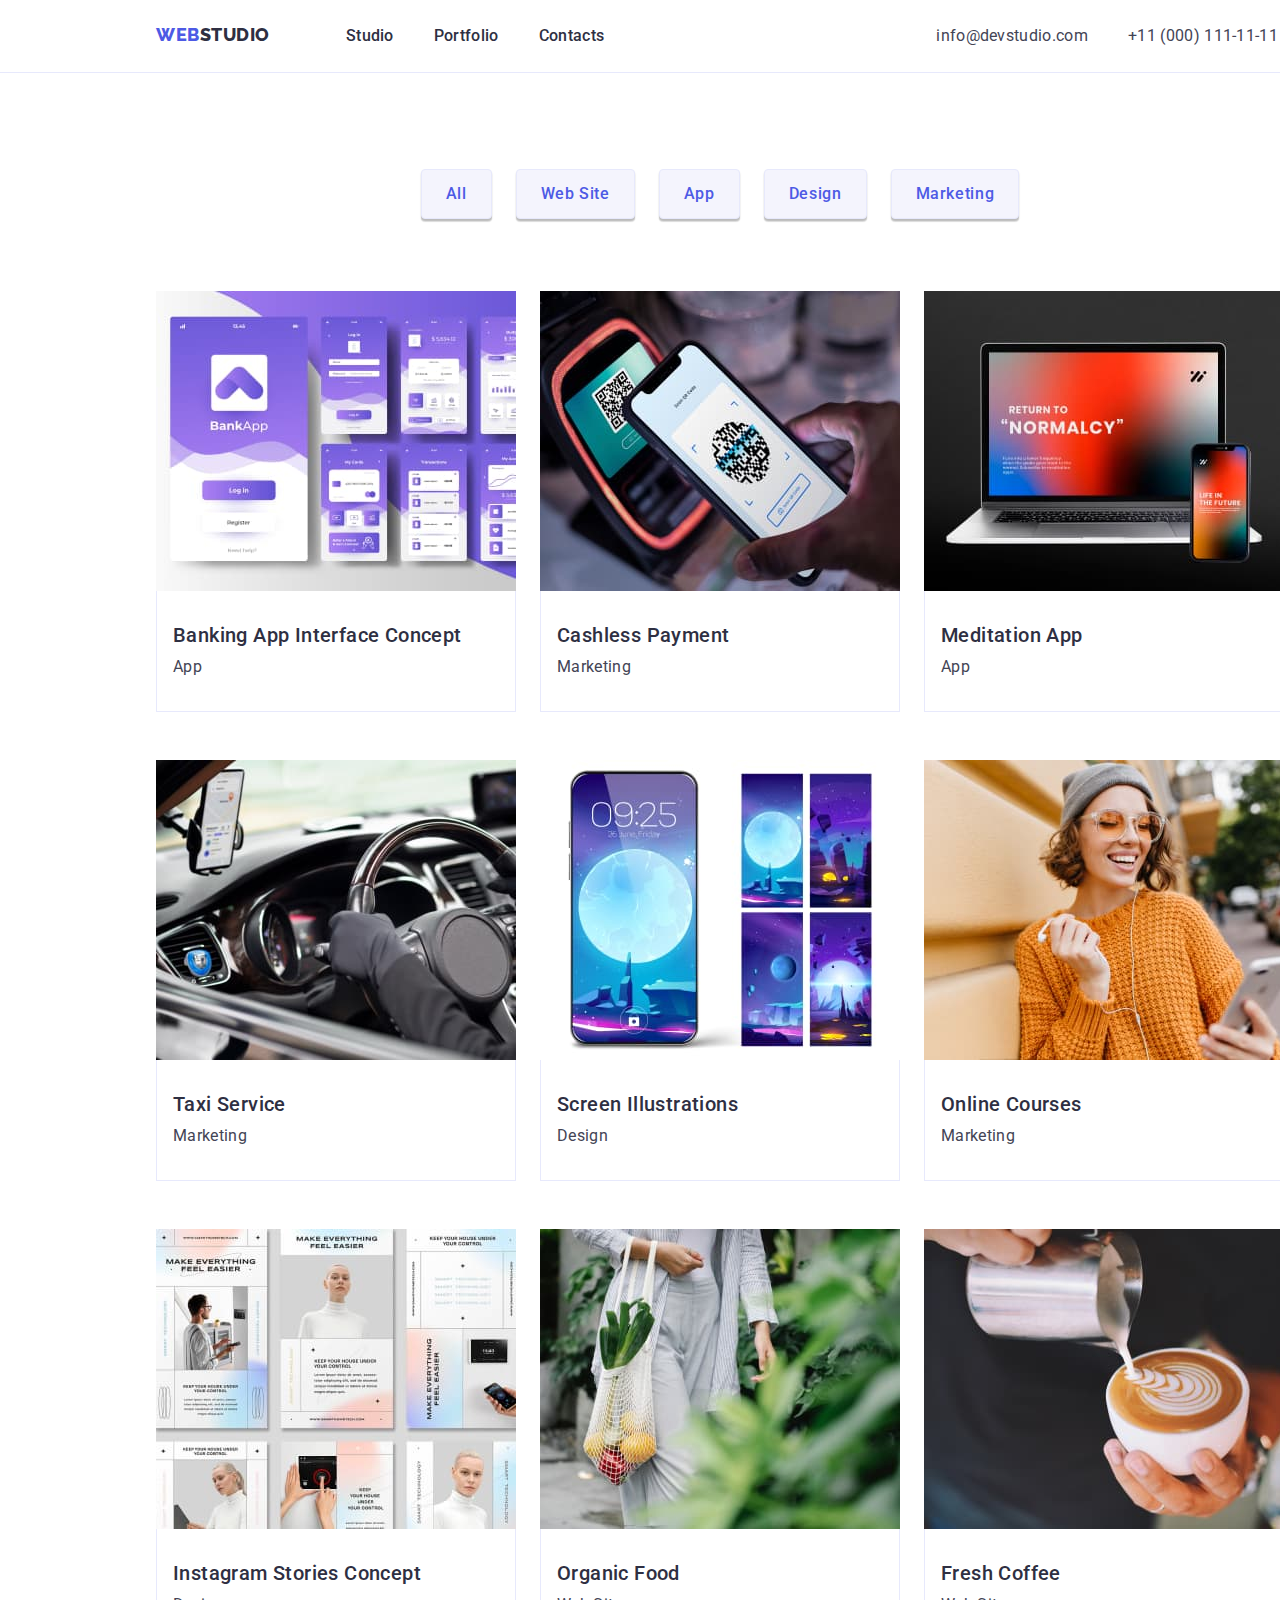
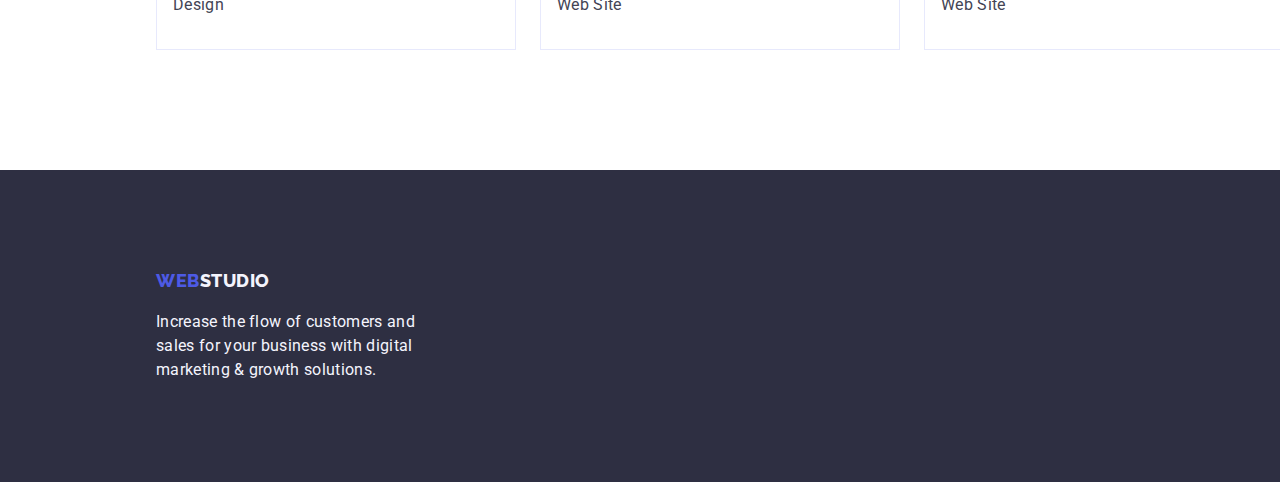
<file: portfolio.html>
<!DOCTYPE html>
<html lang="en">
  <head>
    <meta charset="utf-8" />
    <title>Portfolio</title>
    <link rel="preconnect" href="https://fonts.googleapis.com" />
    <link rel="preconnect" href="https://fonts.gstatic.com" crossorigin />
    <link
      href="https://fonts.googleapis.com/css2?family=Raleway:wght@800&family=Roboto:wght@400;500;700;900&display=swap"
      rel="stylesheet"
    />
    <link
      rel="stylesheet"
      href="https://cdn.jsdelivr.net/npm/modern-normalize@2.0.0/modern-normalize.min.css"
    />
    <link rel="stylesheet" href="./css/styles.css" />
  </head>
  <body class="body-text">
    <div class="container">
      <header class="header">
        <div class="header-container container">
          <nav class="nav-menu">
            <a class="link logo" href="./index.html"
              >Web<span class="dark-logo">Studio</span></a
            >
            <ul class="header-list list">
              <li>
                <a class="header-links link" href="./index.html">Studio</a>
              </li>
              <li>
                <a class="header-links link" href="./portfolio.html"
                  >Portfolio</a
                >
              </li>
              <li><a class="header-links link" href="">Contacts</a></li>
            </ul>
          </nav>
          <address class="adress-list">
            <ul class="list adress-list-ul">
              <li>
                <a class="header-contacts link" href="mailto:info@devstudio.com"
                  >info@devstudio.com</a
                >
              </li>
              <li>
                <a class="header-contacts link" href="tel:+110001111111"
                  >+11 (000) 111-11-11</a
                >
              </li>
            </ul>
          </address>
        </div>
      </header>
      <main>
        <section class="main-section">
          <!-- Filters -->
          <div class="container">
            <h1 class="visually-hidden">Filters</h1>
            <ul class="list button-list">
              <li><button class="filter-button" type="button">All</button></li>
              <li>
                <button class="filter-button" type="button">Web Site</button>
              </li>
              <li><button class="filter-button" type="button">App</button></li>
              <li>
                <button class="filter-button" type="button">Design</button>
              </li>
              <li>
                <button class="filter-button" type="button">Marketing</button>
              </li>
            </ul>
            <!-- Project cards -->
            <ul class="list project-cards-list">
              <li class="project-cards-item">
                <a class="link" href="">
                  <img
                    src="./images/img-8.jpg"
                    width="360"
                    height="300"
                    alt="App"
                  />
                  <div class="project-cards-text-item">
                    <h2 class="project-cards-titles">
                      Banking App Interface Concept
                    </h2>
                    <p class="project-cards-text">App</p>
                  </div>
                </a>
              </li>
              <li class="project-cards-item">
                <a class="link" href="">
                  <img
                    src="./images/img-9.jpg"
                    width="360"
                    height="300"
                    alt="Cashless Payment"
                  />
                  <div class="project-cards-text-item">
                    <h2 class="project-cards-titles">Cashless Payment</h2>
                    <p class="project-cards-text">Marketing</p>
                  </div>
                </a>
              </li>
              <li class="project-cards-item">
                <a class="link" href="">
                  <img
                    src="./images/img-10.jpg"
                    width="360"
                    height="300"
                    alt="Meditation"
                  />
                  <div class="project-cards-text-item">
                    <h2 class="project-cards-titles">Meditation App</h2>
                    <p class="project-cards-text">App</p>
                  </div>
                </a>
              </li>
              <li class="project-cards-item">
                <a class="link" href="">
                  <img
                    src="./images/img-11.jpg"
                    width="360"
                    height="300"
                    alt="Taxi"
                  />
                  <div class="project-cards-text-item">
                    <h2 class="project-cards-titles">Taxi Service</h2>
                    <p class="project-cards-text">Marketing</p>
                  </div>
                </a>
              </li>
              <li class="project-cards-item">
                <a class="link" href="">
                  <img
                    src="./images/img-12.jpg"
                    width="360"
                    height="300"
                    alt="Illustrations"
                  />
                  <div class="project-cards-text-item">
                    <h2 class="project-cards-titles">Screen Illustrations</h2>
                    <p class="project-cards-text">Design</p>
                  </div>
                </a>
              </li>
              <li class="project-cards-item">
                <a class="link" href="">
                  <img
                    src="./images/img-13.jpg"
                    width="360"
                    height="300"
                    alt="Studying"
                  />
                  <div class="project-cards-text-item">
                    <h2 class="project-cards-titles">Online Courses</h2>
                    <p class="project-cards-text">Marketing</p>
                  </div>
                </a>
              </li>
              <li class="project-cards-item">
                <a class="link" href="">
                  <img
                    src="./images/img-14.jpg"
                    width="360"
                    height="300"
                    alt="instagram Stories Concept"
                  />
                  <div class="project-cards-text-item">
                    <h2 class="project-cards-titles">
                      Instagram Stories Concept
                    </h2>
                    <p class="project-cards-text">Design</p>
                  </div>
                </a>
              </li>
              <li class="project-cards-item">
                <a class="link" href="">
                  <img
                    src="./images/img-15.jpg"
                    width="360"
                    height="300"
                    alt="Organic Food"
                  />
                  <div class="project-cards-text-item">
                    <h2 class="project-cards-titles">Organic Food</h2>
                    <p class="project-cards-text">Web Site</p>
                  </div>
                </a>
              </li>
              <li class="project-cards-item">
                <a class="link" href="">
                  <img
                    src="./images/img-16.jpg"
                    width="360"
                    height="300"
                    alt="cofee"
                  />
                  <div class="project-cards-text-item">
                    <h2 class="project-cards-titles">Fresh Coffee</h2>
                    <p class="project-cards-text">Web Site</p>
                  </div>
                </a>
              </li>
            </ul>
          </div>
        </section>
      </main>
      <footer class="footer-background">
        <div class="container footer-container">
          <a class="link logo footer-logo" href="./index.html"
            >Web<span class="light-logo">Studio</span></a
          >
          <p class="footer-text">
            Increase the flow of customers and sales for your business with
            digital marketing & growth solutions.
          </p>
        </div>
      </footer>
    </div>
  </body>
</html>
</file>
<file: css/styles.css>
body {
  font-family: "Roboto", sans-serif;
  background-color: var(--classic-white-color);
  color: var(--slatecolor);
}
h1,
h2,
h3,
h4,
h5,
h6,
p,
ul,
ol {
  margin: 0;
}
* {
  box-sizing: border-box;
}
img {
  display: block;
}
ul,
ol {
  margin-top: 0;
  margin-bottom: 0;
  padding-left: 0;
}
.visually-hidden {
  position: absolute;
  width: 1px;
  height: 1px;
  margin: -1px;
  border: 0;
  padding: 0;

  white-space: nowrap;
  clip-path: inset(100%);
  clip: rect(0 0 0 0);
  overflow: hidden;
}
:root {
  --bluecolor: #4d5ae5;
  --slatecolor: #434455;
  --whitecolor: #f4f4fd;
  --button-border-color: #e7e9fc;
  --link-color: #404bbf;
  --classic-white-color: #ffffff;
  --dark-blue-color: #2e2f42;
}
/* Header */
.header {
  border-bottom: 1px solid var(--button-border-color);
}
.container {
  margin: 0 auto;
  width: 1440px;
  padding: 0 auto;
}
.nav-menu {
  display: flex;
  align-items: center;
  margin-left: 156px;
}
.header-container {
  display: flex;
  height: 72px;
  align-items: center;
  flex-shrink: 0;
}
.header-list {
  display: flex;
  gap: 40px;
}
.logo {
  font-family: "Raleway", sans-serif;
  font-style: normal;
  font-weight: 800;
  font-size: 18px;
  line-height: 1.17;
  letter-spacing: 0.03em;
  text-transform: uppercase;
  color: var(--bluecolor);
  display: inline-flex;
  height: 24px;
  margin-right: 76px;
}
.link {
  text-decoration: none;
}
.dark-logo {
  color: var(--dark-blue-color);
}
.header-links {
  font-style: normal;
  font-weight: 500;
  font-size: 16px;
  line-height: 24px;
  letter-spacing: 0.02em;
  color: #2e2f42;
  text-decoration: none;
  display: inline-flex;
  align-items: flex-start;
  padding: 24px 0;
}
.header-links:hover,
.header-links:focus {
  color: var(--link-color);
}
.header-contacts {
  font-family: "Roboto";
  font-style: normal;
  font-weight: 400;
  font-size: 16px;
  line-height: 1.5;
  letter-spacing: 0.02em;
  color: var(--slatecolor);
  text-decoration: none;
}
.header-contacts:hover,
.header-contacts:focus {
  color: var(--link-color);
}
.adress-list {
  font-style: normal;
  margin-left: 332px;
}
.adress-list-ul {
  display: flex;
  gap: 40px;
}
.list {
  list-style: none;
}
/* Main */

/* 1 section */
.first-section {
  background-color: var(--dark-blue-color);
  padding: 188px 0;
}
.first-section-text {
  font-family: "Roboto";
  font-style: normal;
  font-weight: 700;
  font-size: 56px;
  line-height: 1.07;
  text-align: center;
  letter-spacing: 0.02em;
  color: var(--classic-white-color);
  max-width: 496px;
  margin: 0 auto;
}
.first-section-button {
  background: var(--bluecolor);
  font-family: "Roboto", sans-serif;
  font-style: normal;
  font-weight: 500;
  font-size: 16px;
  line-height: 24px;
  letter-spacing: 0.04em;
  color: var(--classic-white-color);
  display: block;
  min-width: 169px;
  height: 56px;
  border: none;
  border-radius: 4px;
  cursor: pointer;
  margin: 0 auto;
  margin-top: 48px;
}
.first-section-button:hover,
.first-section-button:focus {
  background-color: var(--link-color);
  cursor: pointer;
}

/* 2 section */
.second-section {
  padding: 120px 0;
}
.second-section-list {
  display: flex;
  gap: 24px;
  margin-left: 156px;
}
.second-section-title {
  font-family: "Roboto";
  font-style: normal;
  font-weight: 500;
  font-size: 20px;
  line-height: 24px;
  letter-spacing: 0.02em;
  color: #2e2f42;
  margin-bottom: 8px;
}
.second-section-text {
  line-height: 1.5;
  letter-spacing: 0.02em;
  color: var(--slatecolor);
}
.second-section-list-item {
  display: flex;
  flex-direction: column;
  align-items: flex-start;
  margin: 0;
  flex-basis: 264px;
}

/* 3 section */
.third-section {
  padding-bottom: 120px;
}
.third-section-title {
  font-family: "Roboto";
  font-style: normal;
  font-weight: 700;
  font-size: 36px;
  line-height: 1.11;
  text-align: center;
  letter-spacing: 0.02em;
  text-transform: capitalize;
  color: #2e2f42;
  margin-bottom: 72px;
  display: block;
}
.third-section-images {
  display: flex;
  gap: 24px;
  margin-left: 156px;
}
.third-section-item {
  width: 360px;
  height: 300px;
  border: 1px solid var(--cornflower, #e7e9fc);
  background: url(<path-to-image>),
    lightgray -72.845px -19px / 144.444% 112.667% no-repeat;
}
/* 4 section */
.team-cards-section {
  padding: 120px 0;
  background-color: var(--whitecolor);
}
.team-cards-section-title {
  font-family: "Roboto";
  font-style: normal;
  font-weight: 700;
  font-size: 36px;
  line-height: 1.11;
  text-align: center;
  letter-spacing: 0.02em;
  text-transform: capitalize;
  color: #2e2f42;
  margin-bottom: 72px;
}
.team-cards {
  display: flex;
  gap: 24px;
  margin-left: 156px;
}
.team-cards-titles {
  font-family: "Roboto";
  font-style: normal;
  font-weight: 500;
  font-size: 20px;
  line-height: 24px;
  letter-spacing: 0.02em;
  color: #2e2f42;
  text-align: center;
  margin-bottom: 8px;
}
.team-cards-text {
  font-size: 16px;
  line-height: 1.5;
  letter-spacing: 0.02em;
  text-align: center;
}
.team-cards-item {
  background-color: var(--classic-white-color);
  flex-basis: 264px;
  border-radius: 0px 0px 4px 4px;
  box-shadow: 0px 2px 1px 0px rgba(46, 47, 66, 0.08),
    0px 1px 1px 0px rgba(46, 47, 66, 0.16),
    0px 1px 6px 0px rgba(46, 47, 66, 0.08);
}
.team-cards-text-item {
  padding: 32px 16px;
  display: block;
  margin: 0 auto;
}
/* Footer */
.footer-logo {
  display: inline-block;
  margin-bottom: 16px;
}
.light-logo {
  color: var(--whitecolor);
}
.footer-background {
  background: #2e2f42;
  color: var(--whitecolor);
  padding: 100px 0;
}
.footer-container {
  margin-left: 156px;
}
.footer-text {
  line-height: 1.5;
  letter-spacing: 0.02em;
  max-width: 264px;
}

/* Portfolio */
.main-section {
  padding: 96px 0 120px 0;
}
/* Filters */
.button-list {
  display: flex;
  justify-content: center;
  gap: 24px;
  margin-bottom: 72px;
}
.filter-button {
  font-family: "Roboto", sans-serif;
  font-style: normal;
  font-weight: 500;
  font-size: 16px;
  line-height: 24px;
  text-align: center;
  letter-spacing: 0.04em;
  color: var(--bluecolor);
  background: var(--whitecolor);
  cursor: pointer;
  display: flex;
  padding: 12px 24px;
  align-items: flex-start;
  border-radius: 4px;
  box-shadow: 0px 2px 2px 0px rgba(0, 0, 0, 0.12),
    0px 2px 1px 0px rgba(0, 0, 0, 0.08), 0px 3px 1px 0px rgba(0, 0, 0, 0.1);
  border: 1px solid var(--button-border-color);
}
.filter-button:hover,
.filter-button:focus {
  color: var(--classic-white-color);
  background-color: var(--link-color);
  border: 1px solid transparent;
}
/* Project cards */
.project-cards-list {
  display: flex;
  flex-wrap: wrap;
  column-gap: 24px;
  row-gap: 48px;
  max-width: 1128px;
  padding: 0;
  margin-left: 156px;
}
.project-cards-item {
  width: 360px;
}
.project-cards-titles {
  font-family: "Roboto";
  font-style: normal;
  font-weight: 500;
  font-size: 20px;
  line-height: 24px;
  letter-spacing: 0.02em;
  color: #2e2f42;
  margin-bottom: 8px;
}
.project-cards-text-item {
  padding: 32px 16px;
  border: 1px solid var(--button-border-color);
  border-top: none;
}
.project-cards-text {
  line-height: 1.5;
  letter-spacing: 0.02em;
  color: var(--slatecolor);
}
</file>
